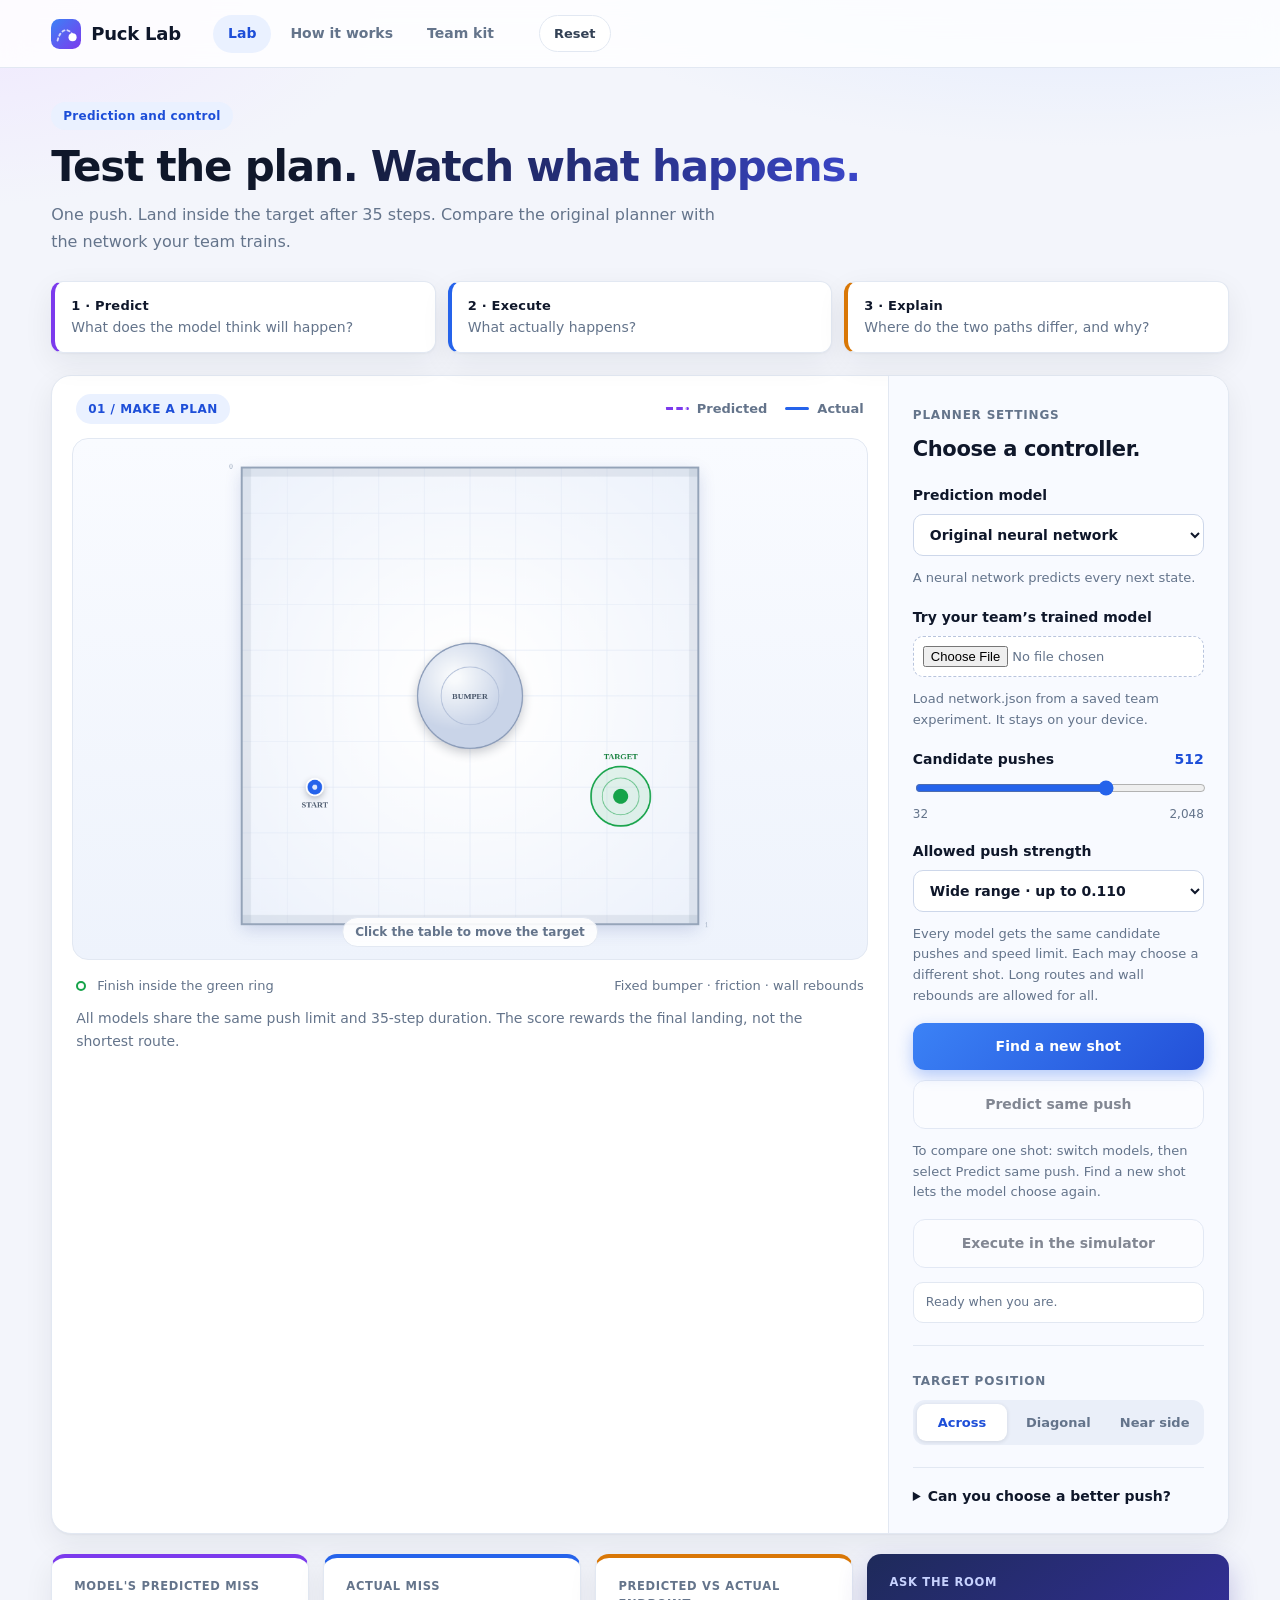
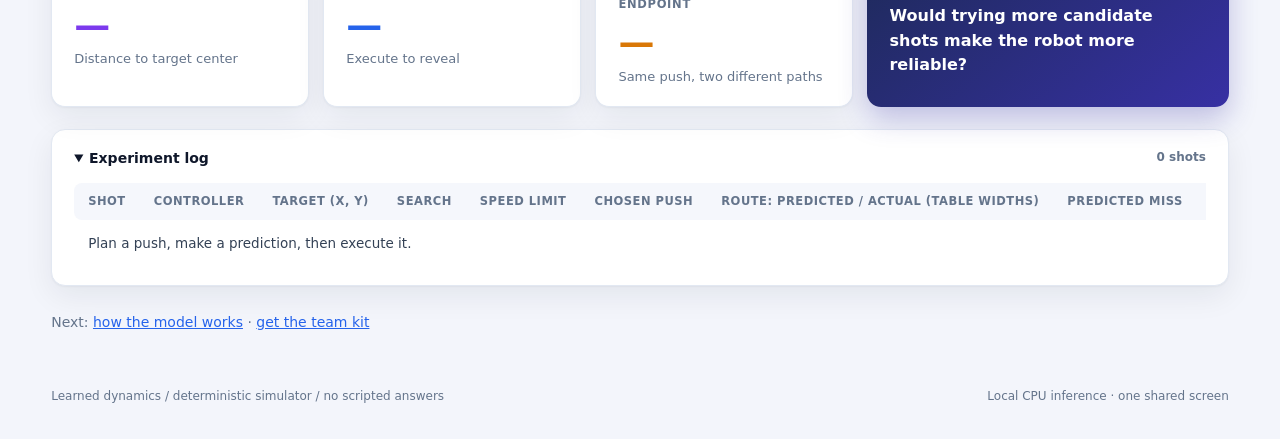
<file: app/index.html>
<!doctype html>
<html lang="en"><head><meta charset="utf-8"><meta name="viewport" content="width=device-width,initial-scale=1"><title>Puck Lab | Lab</title><link rel="stylesheet" href="style.css"><script src="mode.js"></script><link rel="icon" href="data:,"></head>
<body><header><a class="brand" href="index.html"><svg viewBox="0 0 32 32" aria-hidden="true"><defs><linearGradient id="pl-g" x1="0" y1="0" x2="1" y2="1"><stop offset="0" stop-color="#3b82f6"/><stop offset="1" stop-color="#7c3aed"/></linearGradient></defs><rect width="32" height="32" rx="9" fill="url(#pl-g)"/><path d="M7 23C10 10 19 9 23 17" fill="none" stroke="#fff" stroke-opacity=".75" stroke-width="2" stroke-dasharray="2.4 3.2" stroke-linecap="round"/><circle cx="23" cy="19.5" r="4.3" fill="#fff"/></svg><span>Puck Lab</span></a><nav class="tabs" aria-label="Sections"><a href="index.html" aria-current="page">Lab</a><a href="results.html" data-host-only>Results</a><a href="how-it-works.html">How it works</a><a href="team-kit.html">Team kit</a></nav><a class="host-chip" data-host-only href="index.html?host=0" title="Switch back to the student view">Host view · exit</a><button id="reset" class="text-button">Reset</button></header>
<main><div class="title-row"><div><p class="eyebrow">Prediction and control</p><h1>Test the plan. Watch what happens.</h1><p class="intro">One push. Land inside the target after 35 steps. <span data-host-only>Compare the original network, the known-geometry model and the new approach (geometry inferred from the data).</span><span data-student-only>Compare the original planner with the network your team trains.</span></p></div><span class="prototype">WORKING PROTOTYPE</span></div>
<ol class="asks"><li><b>1 · Predict</b><span>What does the model think will happen?</span></li><li><b>2 · Execute</b><span>What actually happens?</span></li><li><b>3 · Explain</b><span>Where do the two paths differ, and why?</span></li></ol>
<div id="error" class="error" role="alert" hidden></div><div id="loading" role="status">Loading the trained network…</div>
<div id="workspace" hidden><div class="lab-layout"><section class="table-panel"><div class="table-toolbar"><span id="stage">01 / MAKE A PLAN</span><div class="legend"><span><i class="dash"></i> Predicted</span><span><i class="solid"></i> Actual</span></div></div><div class="canvas-wrap"><canvas id="table" width="1000" height="820" aria-label="Puck table. Gray dashed path is the selected controller prediction. Blue path is simulator motion. Use target buttons and shot controls below for keyboard access."></canvas><div class="table-caption">Click the table to move the target</div></div><div class="table-bottom"><span><i class="target-dot"></i> Finish inside the green ring</span><span>Fixed bumper · friction · wall rebounds</span></div><p id="route-info" class="route-info" role="status">All models share the same push limit and 35-step duration. The score rewards the final landing, not the shortest route.</p></section>
<aside class="controls"><div class="control-section"><p class="eyebrow">Planner settings</p><h2>Choose a controller.</h2><label for="controller">Prediction model</label><select id="controller"><option value="neural">Original neural network</option><option value="improved-neural">Known-geometry model</option><option value="inferred-neural">New approach: geometry inferred from data</option><option id="team-option" value="team" disabled>Your team neural network</option><option value="calibrated">Calibrated physics reference</option></select><p class="hint" id="controller-note">A neural network predicts every next state.</p><label for="team-file">Try your team’s trained model</label><input id="team-file" type="file" accept=".json,application/json"><p class="hint" id="team-file-note">Load network.json from a saved team experiment. It stays on your device.</p><label for="budget">Candidate pushes <output id="budget-value">512</output></label><input id="budget" type="range" min="0" max="3" value="2" step="1"><div class="range-labels"><span>32</span><span>2,048</span></div><label for="speed-range">Allowed push strength</label><select id="speed-range"><option value=".11">Wide range · up to 0.110</option><option value=".04">Original training range · up to 0.040</option></select><p class="hint">Every model gets the same candidate pushes and speed limit. Each may choose a different shot. Long routes and wall rebounds are allowed for all.</p><button id="plan" class="primary" disabled>Find a new shot</button><button id="same-push" class="secondary" disabled>Predict same push</button><p class="hint">To compare one shot: switch models, then select Predict same push. Find a new shot lets the model choose again.</p><button id="execute" class="secondary" disabled>Execute in the simulator</button><div id="status" role="status" class="status">Ready when you are.</div></div>
<div class="control-section"><div class="section-label"><p class="eyebrow">Target position</p></div><div class="target-buttons"><button data-target=".83,.72" class="active">Across</button><button data-target=".82,.25">Diagonal</button><button data-target=".3,.24">Near side</button></div></div>
<details class="manual"><summary>Can you choose a better push?</summary><label for="angle">Direction <output id="angle-value">0°</output></label><input id="angle" type="range" min="-180" max="180" value="0"><label for="power">Push speed <output id="power-value">0.026</output></label><input id="power" type="range" min="8" max="110" value="26"><button id="manual" class="secondary">Predict my shot</button><p class="hint">0° is right. Positive angles point down. The selected controller predicts your shot.</p></details></aside></div>
<section class="readout" aria-label="Experiment results"><article><span class="metric-label">MODEL'S PREDICTED MISS</span><strong id="pred-error">—</strong><small id="pred-caption">Distance to target center</small></article><article><span class="metric-label">ACTUAL MISS</span><strong id="actual-error">—</strong><small id="actual-caption">Execute to reveal</small></article><article><span class="metric-label">PREDICTED VS ACTUAL ENDPOINT</span><strong id="gap">—</strong><small id="gap-caption">Same push, two different paths</small></article><article class="question-card"><span class="metric-label">ASK THE ROOM</span><p id="question">Would trying more candidate shots make the robot more reliable?</p></article></section>
<details class="history-section" open><summary>Experiment log <span id="history-count">0 shots</span></summary><div class="table-scroll"><table><thead><tr><th>Shot</th><th>Controller</th><th>Target (x, y)</th><th>Search</th><th>Speed limit</th><th>Chosen push</th><th>Route: predicted / actual (table widths)</th><th>Predicted miss</th><th>Actual miss</th><th>Result</th></tr></thead><tbody id="history"><tr><td colspan="10">Plan a push, make a prediction, then execute it.</td></tr></tbody></table></div></details>
<p class="more-links">Next: <a href="results.html" data-host-only>see the results across 96 unseen scenes · </a><a href="how-it-works.html">how the model works</a> · <a href="team-kit.html">get the team kit</a></p></div></main><footer><span>Learned dynamics / deterministic simulator / no scripted answers</span><span>Local CPU inference · one shared screen</span></footer><script type="module" src="app.mjs"></script></body></html>
</file>
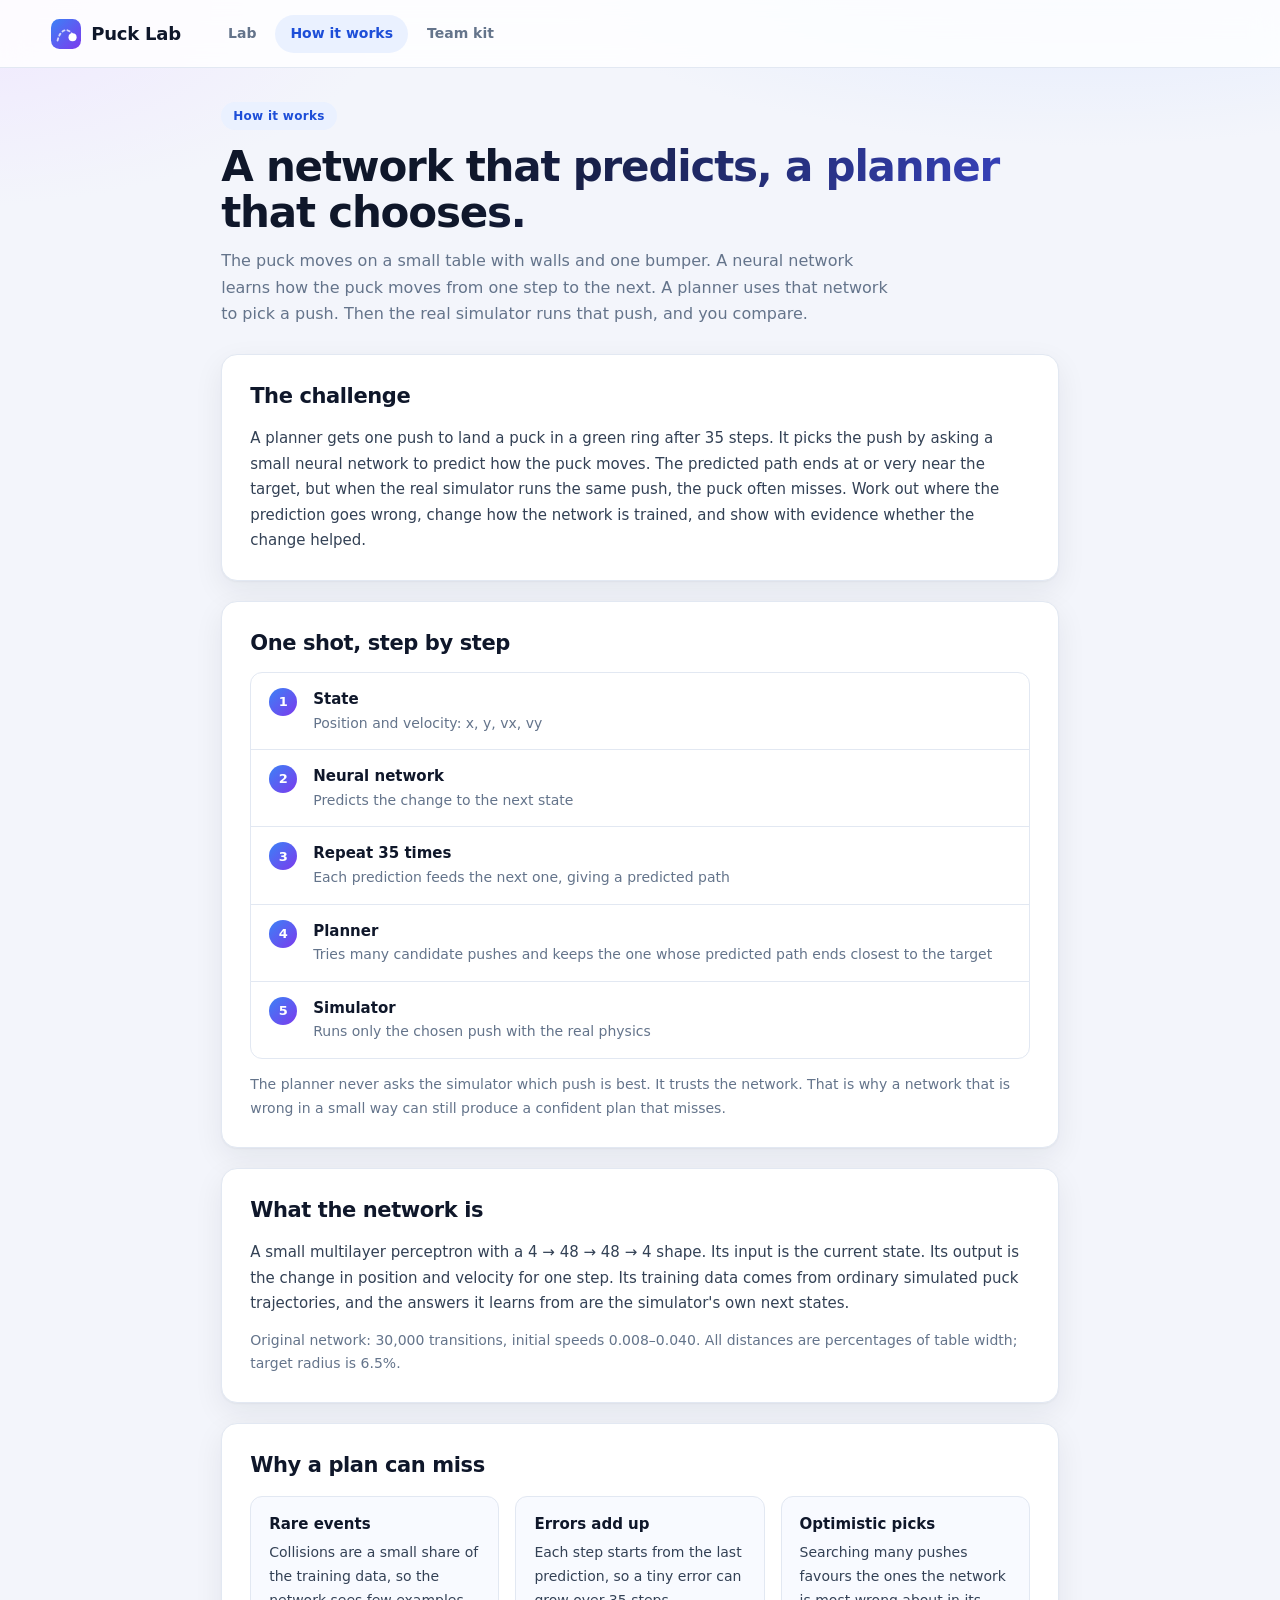
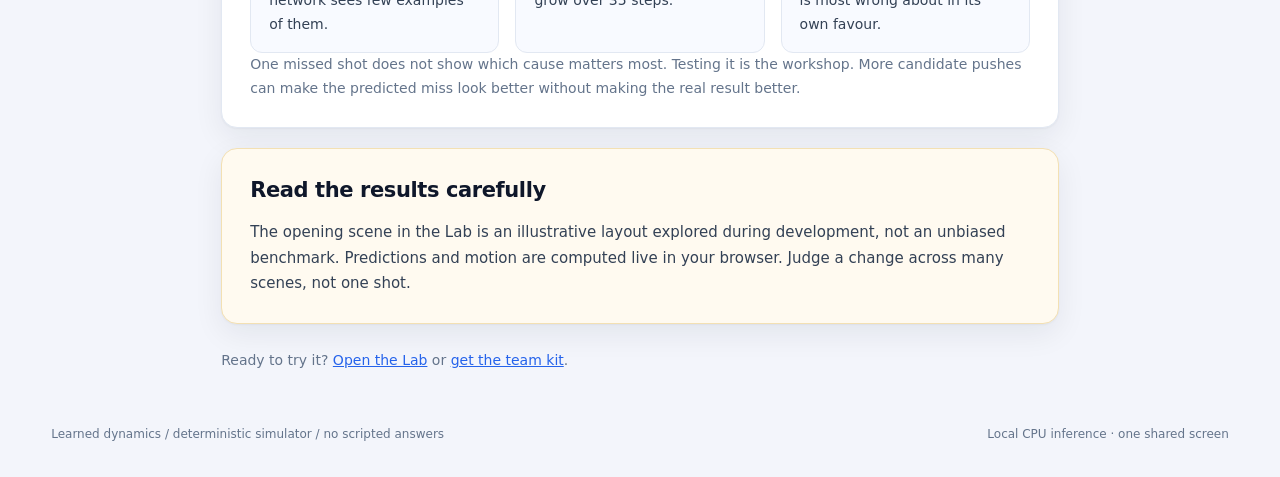
<file: app/how-it-works.html>
<!doctype html>
<html lang="en"><head><meta charset="utf-8"><meta name="viewport" content="width=device-width,initial-scale=1"><title>Puck Lab | How it works</title><link rel="stylesheet" href="style.css"><script src="mode.js"></script><link rel="icon" href="data:,"></head>
<body><header><a class="brand" href="index.html"><svg viewBox="0 0 32 32" aria-hidden="true"><defs><linearGradient id="pl-g" x1="0" y1="0" x2="1" y2="1"><stop offset="0" stop-color="#3b82f6"/><stop offset="1" stop-color="#7c3aed"/></linearGradient></defs><rect width="32" height="32" rx="9" fill="url(#pl-g)"/><path d="M7 23C10 10 19 9 23 17" fill="none" stroke="#fff" stroke-opacity=".75" stroke-width="2" stroke-dasharray="2.4 3.2" stroke-linecap="round"/><circle cx="23" cy="19.5" r="4.3" fill="#fff"/></svg><span>Puck Lab</span></a><nav class="tabs" aria-label="Sections"><a href="index.html">Lab</a><a href="results.html" data-host-only>Results</a><a href="how-it-works.html" aria-current="page">How it works</a><a href="team-kit.html">Team kit</a></nav><a class="host-chip" data-host-only href="index.html?host=0" title="Switch back to the student view">Host view · exit</a></header>
<main class="page">
<p class="eyebrow">How it works</p><h1>A network that predicts, a planner that chooses.</h1>
<p class="intro">The puck moves on a small table with walls and one bumper. A neural network learns how the puck moves from one step to the next. A planner uses that network to pick a push. Then the real simulator runs that push, and you compare.</p>
<div id="error" class="error" role="alert" hidden></div>

<section class="card"><h2>The challenge</h2><p>A planner gets one push to land a puck in a green ring after 35 steps. It picks the push by asking a small neural network to predict how the puck moves. The predicted path ends at or very near the target, but when the real simulator runs the same push, the puck often misses. Work out where the prediction goes wrong, change how the network is trained, and show with evidence whether the change helped.</p></section>

<section class="card"><h2>One shot, step by step</h2>
<ol class="flow">
<li><strong>State</strong><span>Position and velocity: x, y, vx, vy</span></li>
<li><strong>Neural network</strong><span>Predicts the change to the next state</span></li>
<li><strong>Repeat 35 times</strong><span>Each prediction feeds the next one, giving a predicted path</span></li>
<li><strong>Planner</strong><span>Tries many candidate pushes and keeps the one whose predicted path ends closest to the target</span></li>
<li><strong>Simulator</strong><span>Runs only the chosen push with the real physics</span></li>
</ol>
<p class="hint">The planner never asks the simulator which push is best. It trusts the network. That is why a network that is wrong in a small way can still produce a confident plan that misses.</p></section>

<section class="card"><h2>What the network is</h2>
<p>A small multilayer perceptron with a 4 → 48 → 48 → 4 shape. Its input is the current state. Its output is the change in position and velocity for one step. Its training data comes from ordinary simulated puck trajectories, and the answers it learns from are the simulator's own next states.</p>
<p id="training-details" class="hint">Loading training details…</p></section>

<section class="card" data-host-only><h2>Route 1: the known-geometry model</h2>
<p>The improved network expresses bumper collisions in normal and tangent coordinates, so a collision at any angle shares one learned response. Free motion and walls use learned affine layers. The bumper uses a small residual 3 → 32 → 32 → 4 network. Known geometry decides which branch runs and supplies the coordinate transforms.</p>
<p>Every response is learned from observations. No reflection formula, restitution coefficient or collision projection overrides the network's output, and neither neural planner queries the simulator to rank actions. The optional calibrated physics reference is a separate, non-neural comparison and is not the workshop solution.</p></section>

<section class="card" data-host-only><h2>Route 2: the new approach, geometry inferred from the data</h2>
<ol class="flow">
<li><strong>Learn the gliding law</strong><span>From the training data: the puck moves by its velocity and slows by a drag factor (about 0.985 per step).</span></li>
<li><strong>Find the collisions</strong><span>Any step the gliding law cannot explain is a collision. About 3% of the original steps.</span></li>
<li><strong>Work out the table</strong><span>Wall hits give the wall positions. Positions just after bumper hits lie on a circle; fit it to get the bumper's centre and radius.</span></li>
<li><strong>Send each step to the right piece</strong><span>Gliding, wall or bumper, using the found numbers, not hand-written ones.</span></li>
<li><strong>Learn each piece from data, then score once</strong><span>Straight-line fits for gliding and walls, a small network for the bumper in surface coordinates.</span></li>
</ol>
<p>Result on the 96 scenes: <strong>96 of 96</strong> with the larger dataset and <strong>94 of 96</strong> with only the original data. A plain network with no geometry help scored 2 to 6 of 96 on the same data.</p>
<p class="hint">Still assumed: straight reflecting walls, one round bumper, a drag law, and noiseless data. Several things differ from the original network at once, so this does not show which one mattered most.</p></section>

<section class="card" data-host-only><h2>Run and score both</h2>
<p>From the full <code>puck-lab</code> folder. Each scoring command takes about 20 seconds and prints the hits out of 96.</p>
<p><strong>Known-geometry model:</strong></p>
<pre>python host/score_submission.py host/local_neural_repair.py</pre>
<p><strong>New approach (larger dataset), about 35 seconds to train:</strong></p>
<pre>python host/geometry_from_data_pipeline.py scratch/geofree expanded
python host/score_submission.py scratch/geofree/repair_local_inferred.py</pre>
<p><strong>New approach, strict (original 30,000 transitions only):</strong></p>
<pre>python host/geometry_from_data_pipeline.py scratch/geofree-orig original
python host/score_submission.py scratch/geofree-orig/repair_local_inferred.py</pre>
<p class="hint">Score once, do not tune afterwards, and call the 96-scene set a public benchmark: it has been scored and shown before.</p></section>

<section class="card"><h2>Why a plan can miss</h2>
<div class="cols">
<div><h3>Rare events</h3><p>Collisions are a small share of the training data, so the network sees few examples of them.</p></div>
<div><h3>Errors add up</h3><p>Each step starts from the last prediction, so a tiny error can grow over 35 steps.</p></div>
<div><h3>Optimistic picks</h3><p>Searching many pushes favours the ones the network is most wrong about in its own favour.</p></div>
</div>
<p class="hint">One missed shot does not show which cause matters most. Testing it is the workshop. More candidate pushes can make the predicted miss look better without making the real result better.</p></section>

<section class="card caution"><h2>Read the results carefully</h2>
<p>The opening scene in the Lab is an illustrative layout explored during development, not an unbiased benchmark. Predictions and motion are computed live in your browser. Judge a change across many scenes, not one shot.</p></section>

<p class="more-links">Ready to try it? <a href="index.html">Open the Lab</a> or <a href="team-kit.html">get the team kit</a>.</p>
</main><footer><span>Learned dynamics / deterministic simulator / no scripted answers</span><span>Local CPU inference · one shared screen</span></footer><script type="module" src="info.mjs"></script></body></html>
</file>
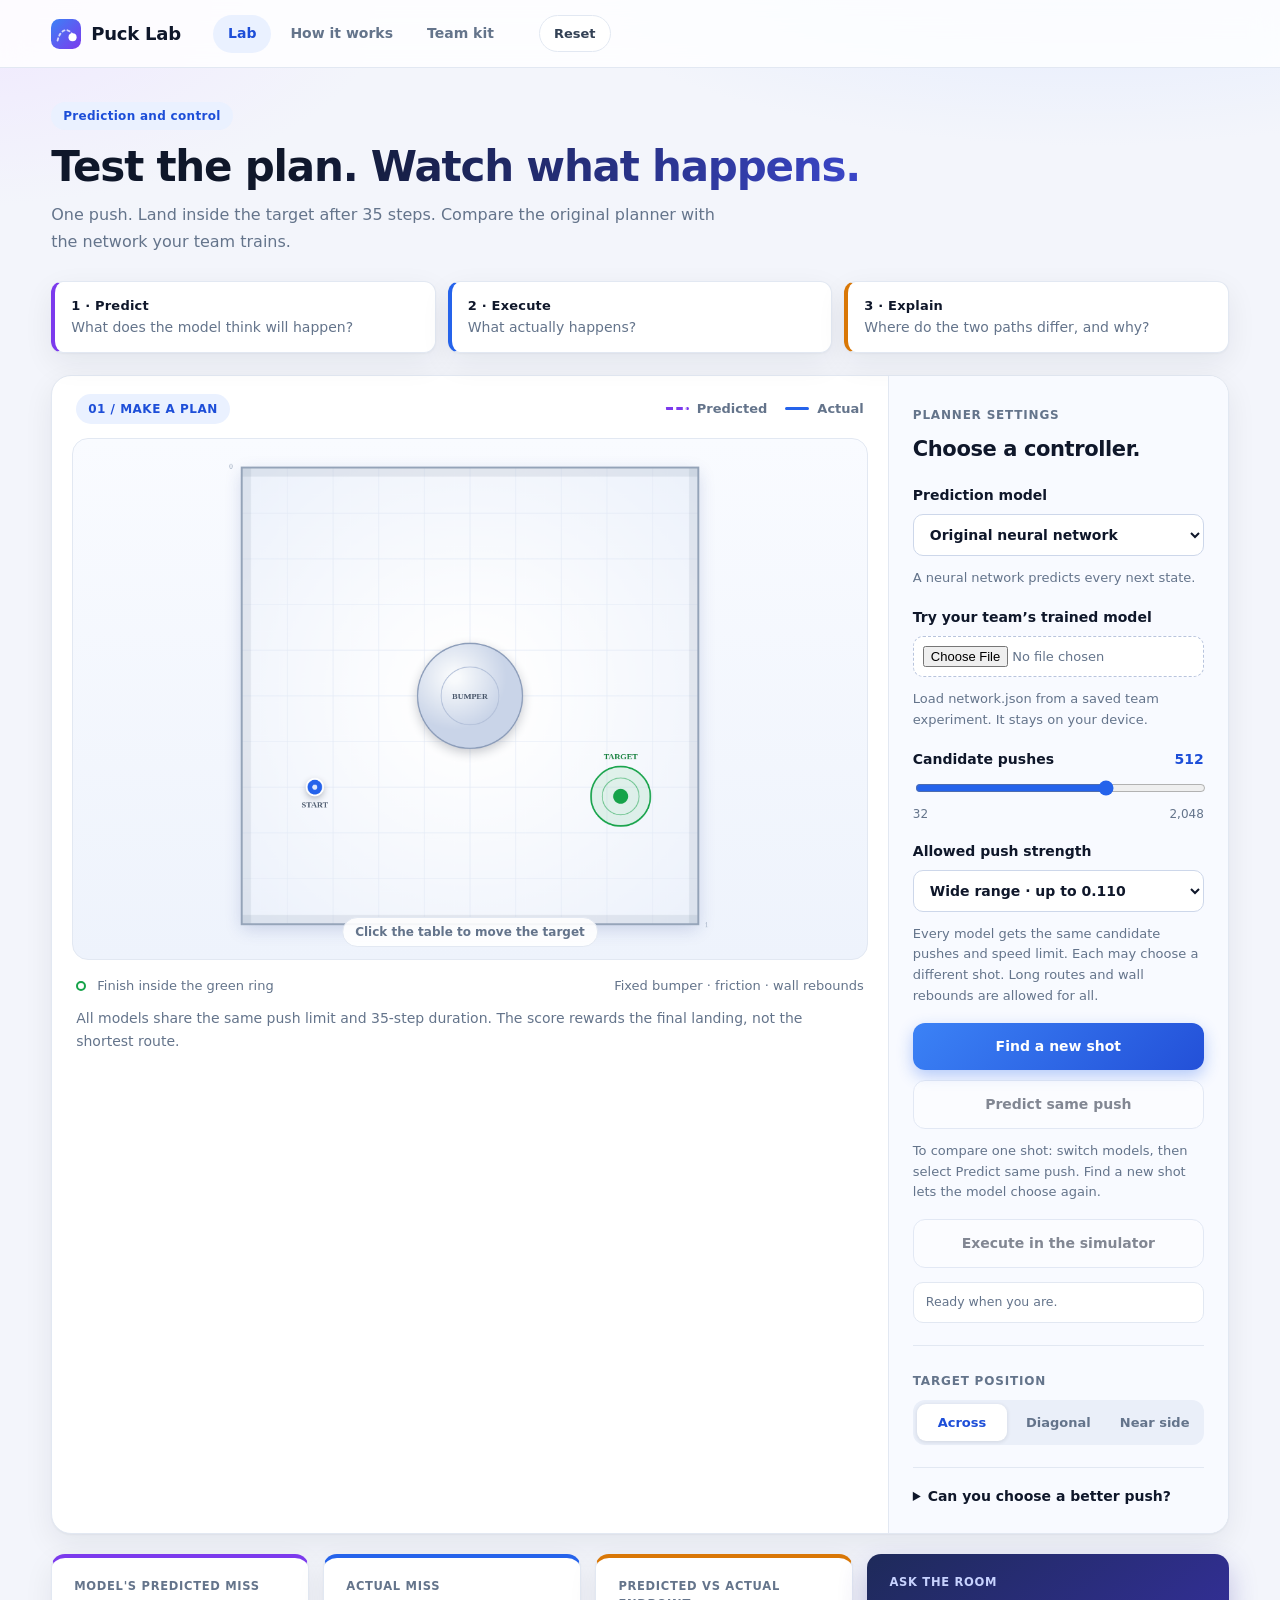
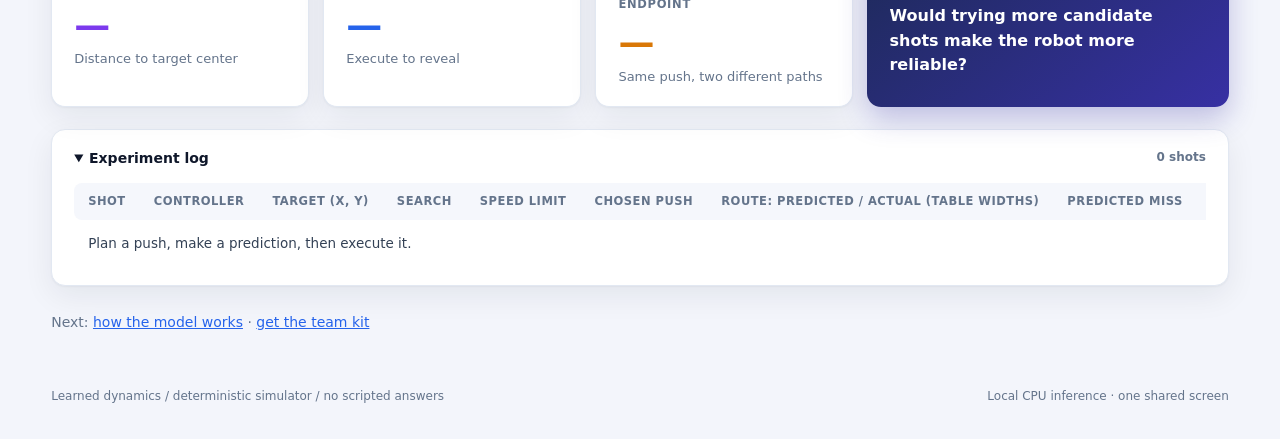
<file: app/results.html>
<!doctype html>
<html lang="en" data-host-page><head><meta charset="utf-8"><meta name="viewport" content="width=device-width,initial-scale=1"><title>Puck Lab | Results</title><link rel="stylesheet" href="style.css"><script src="mode.js"></script><link rel="icon" href="data:,"></head>
<body><header><a class="brand" href="index.html"><svg viewBox="0 0 32 32" aria-hidden="true"><defs><linearGradient id="pl-g" x1="0" y1="0" x2="1" y2="1"><stop offset="0" stop-color="#3b82f6"/><stop offset="1" stop-color="#7c3aed"/></linearGradient></defs><rect width="32" height="32" rx="9" fill="url(#pl-g)"/><path d="M7 23C10 10 19 9 23 17" fill="none" stroke="#fff" stroke-opacity=".75" stroke-width="2" stroke-dasharray="2.4 3.2" stroke-linecap="round"/><circle cx="23" cy="19.5" r="4.3" fill="#fff"/></svg><span>Puck Lab</span></a><nav class="tabs" aria-label="Sections"><a href="index.html">Lab</a><a href="results.html" data-host-only aria-current="page">Results</a><a href="how-it-works.html">How it works</a><a href="team-kit.html">Team kit</a></nav><a class="host-chip" data-host-only href="index.html?host=0" title="Switch back to the student view">Host view · exit</a></header>
<main class="page">
<p class="eyebrow">Results</p><h1>What changed across unseen scenes?</h1>
<p class="intro">Five neural models were tested on the same set of 96 scenes, with the planner unchanged. The first three were frozen before this test. The two new-approach rows were trained once and scored once, with no tuning on these scenes. This set has been scored and shown before, so treat it as a public benchmark, not a fresh holdout.</p>
<div id="error" class="error" role="alert" hidden></div>
<section class="card"><div class="table-scroll"><table><thead><tr><th>Controller</th><th>Targets reached</th><th></th><th>Mean miss</th><th>New failures vs original</th></tr></thead><tbody id="benchmark-results"><tr><td colspan="5">Loading the fixed comparison…</td></tr></tbody></table></div>
<p class="hint">96 scenes, 2,048 identical candidate pushes per scene, 35 steps. A target counts as reached when the puck finishes inside the 6.5% ring. Mean miss is the average distance from the target centre, as a share of table width.</p></section>


<section class="card"><h2>Two routes to the same score</h2>
<div class="cols">
<div><h3>Known geometry</h3><p><strong>Given:</strong> where the walls and the bumper are, written into the model.</p><p><strong>Learned:</strong> how the puck glides, bounces off a wall and bounces off the bumper, with separate pieces and collisions in surface coordinates.</p><p><strong>Score:</strong> 96 of 96 on the 96 scenes.</p></div>
<div><h3>New approach: inferred geometry</h3><p><strong>Given:</strong> nothing about the table's numbers.</p><p><strong>Found from the training data:</strong> the drag, the wall positions and the bumper's centre and radius. The same kind of model is then built on those found numbers.</p><p><strong>Score:</strong> 96 of 96 with the larger dataset, 94 of 96 with only the original 30,000 transitions.</p></div>
</div>
<p class="hint">What both still assume is the <em>form</em> of the table: straight reflecting walls and one round bumper. The new approach removes the hand-written numbers, not that assumption. The new approach is scored by script and is also selectable in the Lab in host view.</p></section>

<section class="card"><h2>What the new approach found</h2>
<div class="table-scroll"><table><thead><tr><th>Quantity</th><th>Found from the data</th><th>True value</th></tr></thead><tbody id="geometry-rows"><tr><td colspan="3">Loading…</td></tr></tbody></table></div>
<p class="hint">Found from the original 30,000 transitions only: steps the gliding law cannot explain are collisions, wall hits give the wall positions, and the post-bumper positions lie on a circle that is then fitted.</p></section>

<section class="card"><h2>How to read this</h2>
<ul class="plain"><li><strong>Same planner, different models.</strong> The only thing that changed between rows is the network that predicts the next state. So the gains come from better predictions, not from a smarter search.</li>
<li><strong>The newest model reaches all 96 targets.</strong> It uses the same training observations as the previous improved model but stores collision responses relative to the surface, so a collision at any angle shares one learned response.</li>
<li><strong>“New failures vs original” is 0.</strong> Nothing the original network hit was lost by the later models.</li></ul></section>

<section class="card caution"><h2>What this does not show</h2>
<ul class="plain"><li>One trained model per row, one training seed. It says nothing about how much results vary between training runs.</li>
<li>One deterministic simulator with fixed geometry, friction and one bumper. It does not cover noise, other geometry or a real robot.</li>
<li>Several things changed together in the newest model (coordinates, layer structure, seed, optimiser settings), so this table cannot say which one mattered most.</li>
<li>Known geometry is a supplied prior. It routes states and transforms coordinates; the collision responses themselves are learned.</li></ul></section>

<p class="more-links">Try it yourself in the <a href="index.html">Lab</a>, or read <a href="how-it-works.html">how the model works</a>.</p>
</main><footer><span>Learned dynamics / deterministic simulator / no scripted answers</span><span>Local CPU inference · one shared screen</span></footer><script type="module" src="info.mjs"></script></body></html>
</file>
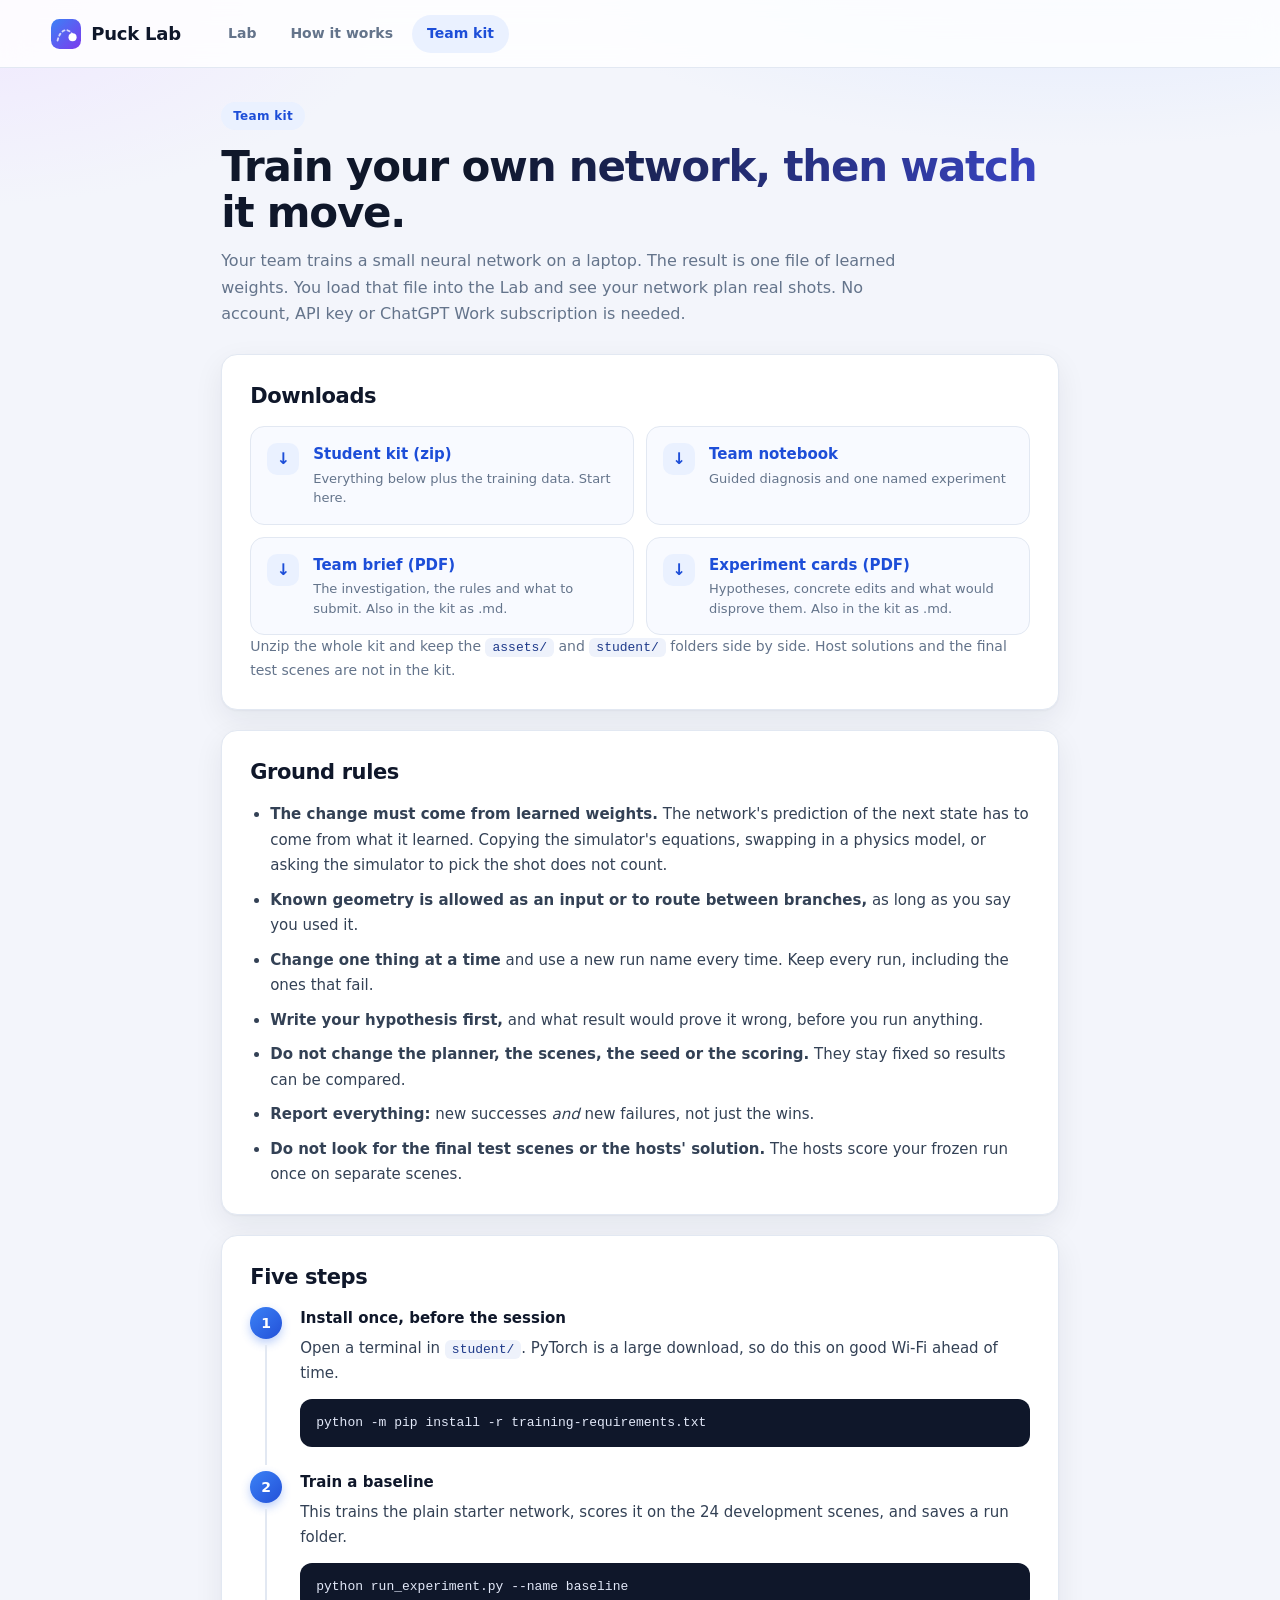
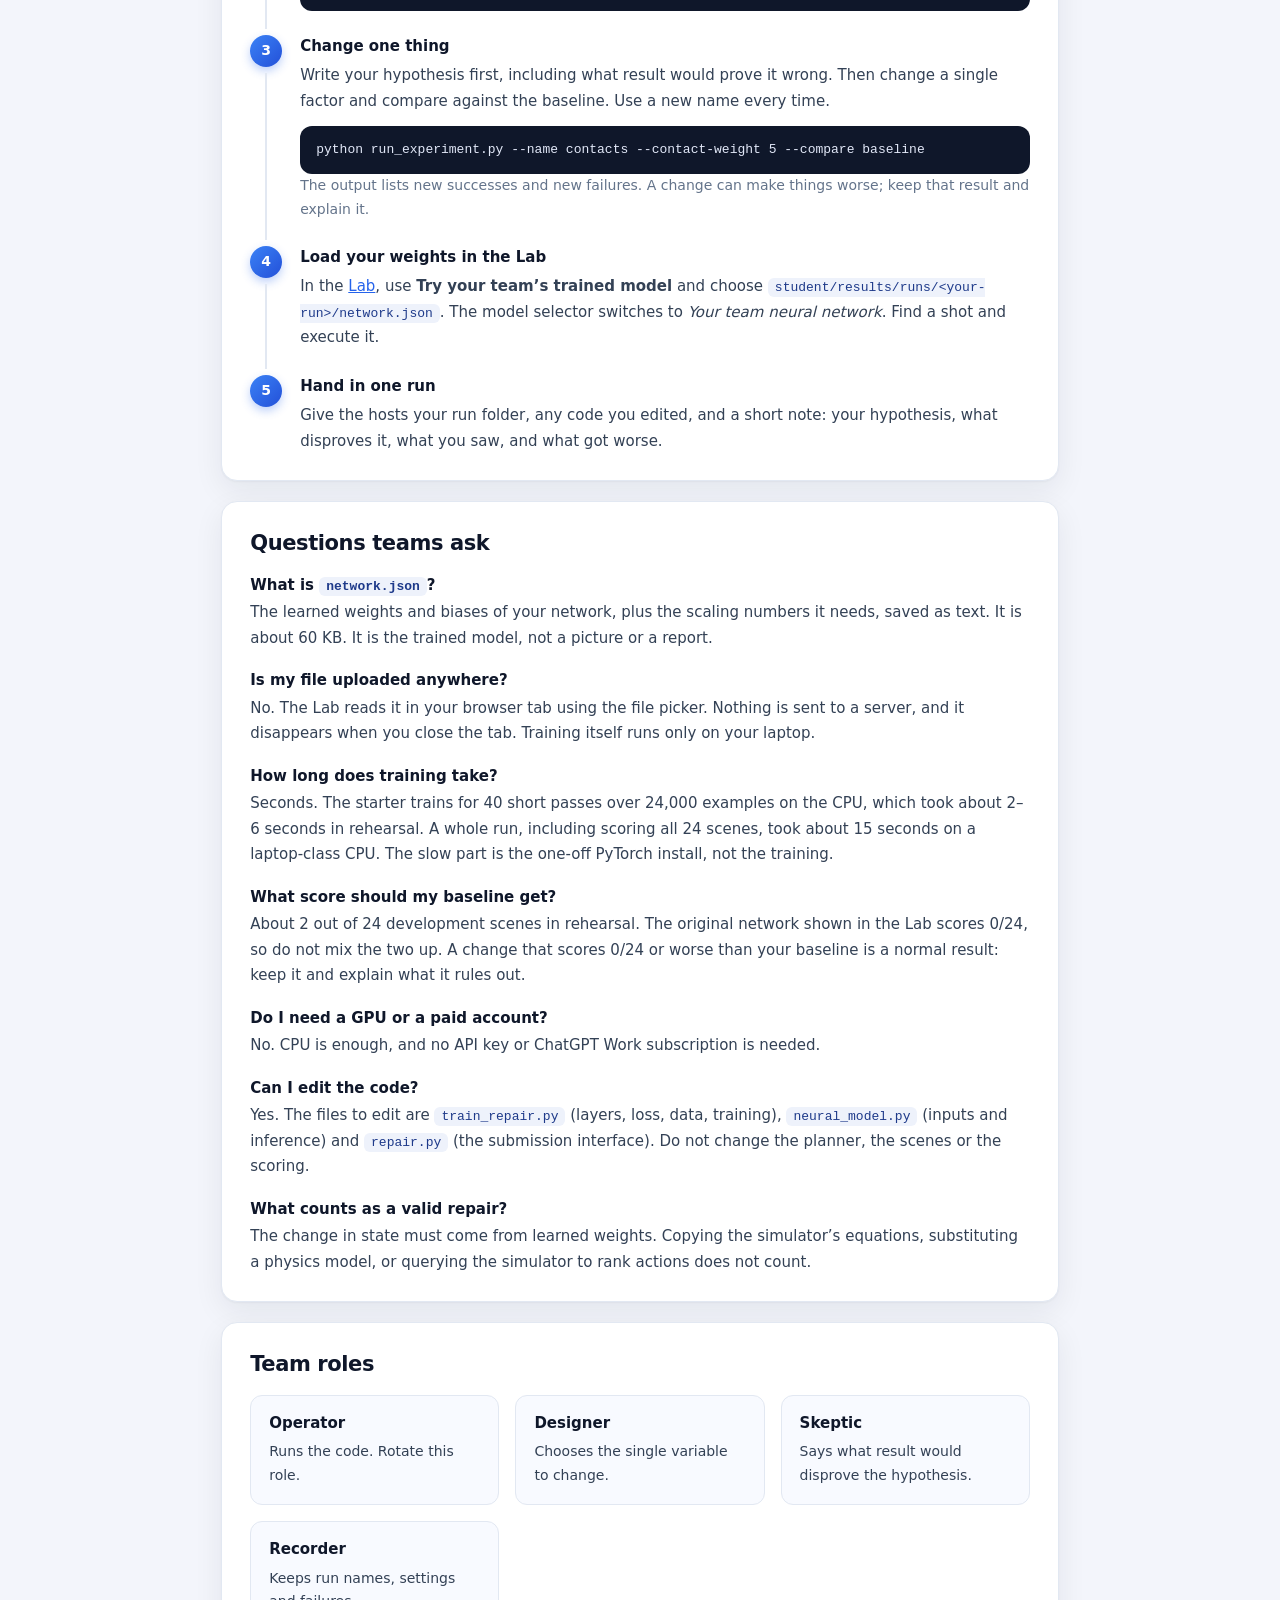
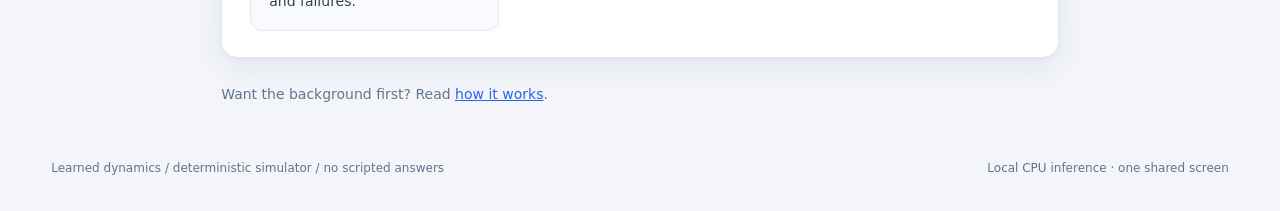
<file: app/team-kit.html>
<!doctype html>
<html lang="en"><head><meta charset="utf-8"><meta name="viewport" content="width=device-width,initial-scale=1"><title>Puck Lab | Team kit</title><link rel="stylesheet" href="style.css"><script src="mode.js"></script><link rel="icon" href="data:,"></head>
<body><header><a class="brand" href="index.html"><svg viewBox="0 0 32 32" aria-hidden="true"><defs><linearGradient id="pl-g" x1="0" y1="0" x2="1" y2="1"><stop offset="0" stop-color="#3b82f6"/><stop offset="1" stop-color="#7c3aed"/></linearGradient></defs><rect width="32" height="32" rx="9" fill="url(#pl-g)"/><path d="M7 23C10 10 19 9 23 17" fill="none" stroke="#fff" stroke-opacity=".75" stroke-width="2" stroke-dasharray="2.4 3.2" stroke-linecap="round"/><circle cx="23" cy="19.5" r="4.3" fill="#fff"/></svg><span>Puck Lab</span></a><nav class="tabs" aria-label="Sections"><a href="index.html">Lab</a><a href="results.html" data-host-only>Results</a><a href="how-it-works.html">How it works</a><a href="team-kit.html" aria-current="page">Team kit</a></nav><a class="host-chip" data-host-only href="index.html?host=0" title="Switch back to the student view">Host view · exit</a></header>
<main class="page">
<p class="eyebrow">Team kit</p><h1>Train your own network, then watch it move.</h1>
<p class="intro">Your team trains a small neural network on a laptop. The result is one file of learned weights. You load that file into the Lab and see your network plan real shots. No account, API key or ChatGPT Work subscription is needed.</p>

<section class="card"><h2>Downloads</h2>
<div class="downloads">
<a class="download" href="../packages/student-kit.zip" download><strong>Student kit (zip)</strong><span>Everything below plus the training data. Start here.</span></a>
<a class="download" href="../student/team-notebook.ipynb" download><strong>Team notebook</strong><span>Guided diagnosis and one named experiment</span></a>
<a class="download" href="../student/TEAM_BRIEF.pdf" target="_blank" rel="noopener"><strong>Team brief (PDF)</strong><span>The investigation, the rules and what to submit. Also in the kit as .md.</span></a>
<a class="download" href="../student/EXPERIMENTS.pdf" target="_blank" rel="noopener"><strong>Experiment cards (PDF)</strong><span>Hypotheses, concrete edits and what would disprove them. Also in the kit as .md.</span></a>
</div>
<p class="hint">Unzip the whole kit and keep the <code>assets/</code> and <code>student/</code> folders side by side. Host solutions and the final test scenes are not in the kit.</p></section>

<section class="card"><h2>Ground rules</h2>
<ul class="plain">
<li><strong>The change must come from learned weights.</strong> The network's prediction of the next state has to come from what it learned. Copying the simulator's equations, swapping in a physics model, or asking the simulator to pick the shot does not count.</li>
<li><strong>Known geometry is allowed as an input or to route between branches,</strong> as long as you say you used it.</li>
<li><strong>Change one thing at a time</strong> and use a new run name every time. Keep every run, including the ones that fail.</li>
<li><strong>Write your hypothesis first,</strong> and what result would prove it wrong, before you run anything.</li>
<li><strong>Do not change the planner, the scenes, the seed or the scoring.</strong> They stay fixed so results can be compared.</li>
<li><strong>Report everything:</strong> new successes <em>and</em> new failures, not just the wins.</li>
<li><strong>Do not look for the final test scenes or the hosts' solution.</strong> The hosts score your frozen run once on separate scenes.</li>
</ul></section>

<section class="card"><h2>Five steps</h2>
<ol class="steps">
<li><h3>Install once, before the session</h3><p>Open a terminal in <code>student/</code>. PyTorch is a large download, so do this on good Wi-Fi ahead of time.</p><pre>python -m pip install -r training-requirements.txt</pre></li>
<li><h3>Train a baseline</h3><p>This trains the plain starter network, scores it on the 24 development scenes, and saves a run folder.</p><pre>python run_experiment.py --name baseline</pre></li>
<li><h3>Change one thing</h3><p>Write your hypothesis first, including what result would prove it wrong. Then change a single factor and compare against the baseline. Use a new name every time.</p><pre>python run_experiment.py --name contacts --contact-weight 5 --compare baseline</pre><p class="hint">The output lists new successes and new failures. A change can make things worse; keep that result and explain it.</p></li>
<li><h3>Load your weights in the Lab</h3><p>In the <a href="index.html">Lab</a>, use <strong>Try your team’s trained model</strong> and choose <code>student/results/runs/&lt;your-run&gt;/network.json</code>. The model selector switches to <em>Your team neural network</em>. Find a shot and execute it.</p></li>
<li><h3>Hand in one run</h3><p>Give the hosts your run folder, any code you edited, and a short note: your hypothesis, what disproves it, what you saw, and what got worse.</p></li>
</ol></section>

<section class="card"><h2>Questions teams ask</h2>
<dl class="faq">
<dt>What is <code>network.json</code>?</dt><dd>The learned weights and biases of your network, plus the scaling numbers it needs, saved as text. It is about 60 KB. It is the trained model, not a picture or a report.</dd>
<dt>Is my file uploaded anywhere?</dt><dd>No. The Lab reads it in your browser tab using the file picker. Nothing is sent to a server, and it disappears when you close the tab. Training itself runs only on your laptop.</dd>
<dt>How long does training take?</dt><dd>Seconds. The starter trains for 40 short passes over 24,000 examples on the CPU, which took about 2–6 seconds in rehearsal. A whole run, including scoring all 24 scenes, took about 15 seconds on a laptop-class CPU. The slow part is the one-off PyTorch install, not the training.</dd>
<dt>What score should my baseline get?</dt><dd>About 2 out of 24 development scenes in rehearsal. The original network shown in the Lab scores 0/24, so do not mix the two up. A change that scores 0/24 or worse than your baseline is a normal result: keep it and explain what it rules out.</dd>
<dt>Do I need a GPU or a paid account?</dt><dd>No. CPU is enough, and no API key or ChatGPT Work subscription is needed.</dd>
<dt>Can I edit the code?</dt><dd>Yes. The files to edit are <code>train_repair.py</code> (layers, loss, data, training), <code>neural_model.py</code> (inputs and inference) and <code>repair.py</code> (the submission interface). Do not change the planner, the scenes or the scoring.</dd>
<dt>What counts as a valid repair?</dt><dd>The change in state must come from learned weights. Copying the simulator’s equations, substituting a physics model, or querying the simulator to rank actions does not count.</dd>
</dl></section>

<section class="card"><h2>Team roles</h2>
<div class="cols">
<div><h3>Operator</h3><p>Runs the code. Rotate this role.</p></div>
<div><h3>Designer</h3><p>Chooses the single variable to change.</p></div>
<div><h3>Skeptic</h3><p>Says what result would disprove the hypothesis.</p></div>
<div><h3>Recorder</h3><p>Keeps run names, settings and failures.</p></div>
</div></section>

<p class="more-links">Want the background first? Read <a href="how-it-works.html">how it works</a><span data-host-only> or see the <a href="results.html">results</a></span>.</p>
</main><footer><span>Learned dynamics / deterministic simulator / no scripted answers</span><span>Local CPU inference · one shared screen</span></footer></body></html>
</file>
<file: app/style.css>
/* Puck Lab: shared styles for the host and student views */
:root{
  color-scheme:light;
  --bg:#f3f5fb;--surface:#fff;--soft:#f8faff;--ink:#0f172a;--text:#334155;--muted:#64748b;--line:#e2e8f2;
  --accent:#2563eb;--accent-strong:#1d4ed8;--accent-soft:#eaf1ff;
  --pred:#7c3aed;--pred-soft:#f1eaff;--amber:#d97706;--amber-soft:#fff4dc;
  --green:#16a34a;--green-soft:#e8f7ee;--red:#dc2626;--red-soft:#fdecec;
  --radius:16px;--shadow:0 1px 2px rgba(15,23,42,.04),0 10px 30px rgba(15,23,42,.07);
  --font:Inter,"Segoe UI Variable Text","Segoe UI",system-ui,-apple-system,Roboto,Arial,sans-serif;
}
*{box-sizing:border-box}
html{scroll-behavior:smooth}
body{margin:0;min-height:100vh;color:var(--text);font-family:var(--font);font-size:16px;line-height:1.5;
  background:radial-gradient(900px 380px at 85% -120px,#dbe6ff 0,transparent 70%),radial-gradient(700px 320px at -5% 0,#efe7ff 0,transparent 65%),var(--bg);background-repeat:no-repeat}
button,input,select{font:inherit}button,select{cursor:pointer}
button:disabled{cursor:wait;opacity:.5}
a{color:var(--accent)}
:focus-visible{outline:3px solid #a5b4fc;outline-offset:3px;border-radius:6px}
[hidden]{display:none!important}
html:not([data-mode=host]) [data-host-only]{display:none!important}
html[data-mode=host] [data-student-only]{display:none!important}

/* Header and tabs */
header{position:sticky;top:0;z-index:10;display:flex;align-items:center;gap:22px;height:68px;padding:0 4vw;
  background:rgba(255,255,255,.82);backdrop-filter:saturate(1.6) blur(14px);-webkit-backdrop-filter:saturate(1.6) blur(14px);border-bottom:1px solid var(--line)}
.brand{display:flex;align-items:center;gap:10px;color:var(--ink);text-decoration:none;font-weight:750;font-size:18px;letter-spacing:-.2px}
.brand svg{width:30px;height:30px;flex:none}
.tabs{display:flex;gap:4px;margin-left:10px}
.tabs a{display:flex;align-items:center;height:38px;padding:0 15px;border-radius:999px;color:var(--muted);text-decoration:none;font-size:14px;font-weight:600;transition:background .15s,color .15s}
.tabs a:hover{background:#eef2fb;color:var(--ink)}
.tabs a[aria-current=page]{background:var(--accent-soft);color:var(--accent-strong)}
.text-button{margin-left:auto;border:1px solid var(--line);background:#fff;color:var(--text);padding:8px 14px;border-radius:999px;font-size:13px;font-weight:600;transition:background .15s}
.text-button:hover:not(:disabled){background:#f1f5fb}
.host-chip{margin-left:auto;font-size:12px;font-weight:700;color:#8a4b00;background:var(--amber-soft);border:1px solid #f3d38b;border-radius:999px;padding:6px 12px;text-decoration:none;white-space:nowrap}
.host-chip+.text-button{margin-left:8px}
.host-chip:hover{background:#ffedc2}

/* Page frame */
main{max-width:1320px;margin:auto;padding:34px 4vw 24px}
.page{max-width:940px}
.eyebrow{display:inline-block;margin:0 0 14px;padding:5px 12px;border-radius:999px;background:var(--accent-soft);color:var(--accent-strong);font-size:12px;font-weight:700;letter-spacing:.3px}
h1{margin:0 0 12px;color:var(--ink);font-size:clamp(28px,3.6vw,42px);line-height:1.1;font-weight:780;letter-spacing:-1.2px}
h1{background:linear-gradient(100deg,#0f172a 30%,#3b46c9);-webkit-background-clip:text;background-clip:text;color:transparent}
.intro{margin:0;max-width:680px;color:var(--muted);font-size:16px;line-height:1.65}
.page .intro{margin-bottom:26px}
.title-row{display:flex;justify-content:space-between;align-items:flex-end;gap:20px;margin-bottom:26px}
.prototype{display:none}
h2{margin:0 0 16px;color:var(--ink);font-size:21px;font-weight:700;letter-spacing:-.4px}
.error{margin-bottom:18px;padding:14px 18px;background:var(--red-soft);border:1px solid #f4b4b4;border-radius:12px;color:#8f1d1d}
#loading{padding:60px 0;text-align:center;color:var(--accent);font-weight:600}

/* Lab */
.lab-layout{display:grid;grid-template-columns:minmax(0,1fr) 340px;background:var(--surface);border:1px solid var(--line);border-radius:20px;box-shadow:var(--shadow);overflow:hidden}
.table-panel{min-width:0;padding-bottom:6px}
.table-toolbar{display:flex;align-items:center;justify-content:space-between;gap:16px;padding:18px 24px 14px}
#stage{display:inline-flex;align-items:center;padding:6px 12px;border-radius:999px;background:var(--accent-soft);color:var(--accent-strong);font-size:12px;font-weight:750;letter-spacing:.5px;text-transform:uppercase}
.legend{display:flex;gap:18px;color:var(--muted);font-size:13px;font-weight:550}
.legend span{display:flex;align-items:center;gap:8px}
.legend i{display:block;width:24px;height:0;border-top:3px solid var(--accent);border-radius:2px}
.legend .dash{border-top:3px dashed var(--pred)}
.canvas-wrap{position:relative;margin:0 20px;border:1px solid var(--line);border-radius:16px;overflow:hidden;background:linear-gradient(180deg,#f9fbff,#eef3fc)}
canvas{display:block;width:100%;height:auto;max-height:520px;object-fit:contain;cursor:crosshair;touch-action:manipulation}
.table-caption{position:absolute;left:50%;bottom:12px;transform:translateX(-50%);padding:5px 12px;border-radius:999px;background:rgba(255,255,255,.9);border:1px solid var(--line);color:var(--muted);font-size:12px;font-weight:550;white-space:nowrap;pointer-events:none}
.table-bottom{display:flex;justify-content:space-between;gap:15px;padding:16px 24px 6px;color:var(--muted);font-size:13px}
.target-dot{display:inline-block;width:10px;height:10px;margin-right:7px;border:2px solid var(--green);border-radius:50%;vertical-align:-1px}
.route-info{margin:0;padding:6px 24px 18px;color:var(--muted);font-size:14px;line-height:1.6}
.controls{padding:26px 24px;border-left:1px solid var(--line);background:var(--soft)}
.control-section+.control-section{margin-top:22px;padding-top:22px;border-top:1px solid var(--line)}
.controls h2{margin-bottom:20px}
.controls .eyebrow{margin-bottom:10px;padding:0;background:none;color:var(--muted);font-size:12px;letter-spacing:.8px;text-transform:uppercase}
label{display:flex;justify-content:space-between;gap:10px;margin:18px 0 8px;color:var(--ink);font-size:14px;font-weight:600}
output{color:var(--accent-strong);font-weight:700;font-variant-numeric:tabular-nums}
input[type=range]{width:100%;accent-color:var(--accent);cursor:pointer}
input[type=file]{width:100%;padding:9px;border:1px dashed #b8c4dd;border-radius:10px;background:#fff;color:var(--muted);font-size:13px}
.range-labels{display:flex;justify-content:space-between;margin:2px 0 6px;color:var(--muted);font-size:12px}
select{width:100%;padding:11px 12px;border:1px solid #cdd7ea;border-radius:10px;background:#fff;color:var(--ink);font-size:14px;font-weight:550}
select:hover{border-color:#a9b8d8}
.hint{margin:12px 0 16px;color:var(--muted);font-size:13px;line-height:1.6}
.primary,.secondary{display:block;width:100%;padding:13px 12px;border-radius:12px;font-size:14px;font-weight:700;transition:transform .12s,box-shadow .15s,background .15s}
.primary{border:0;color:#fff;background:linear-gradient(135deg,#3b82f6,#2350d8);box-shadow:0 6px 16px rgba(37,99,235,.32)}
.primary:hover:not(:disabled){transform:translateY(-1px);box-shadow:0 10px 22px rgba(37,99,235,.38)}
.secondary{margin-top:10px;border:1px solid #cdd7ea;background:#fff;color:var(--ink)}
.secondary:hover:not(:disabled){background:#f3f6fd;border-color:#b3c1e0}
.status{min-height:36px;margin-top:14px;padding:10px 12px;border-radius:10px;background:#fff;border:1px solid var(--line);color:var(--muted);font-size:12.5px;line-height:1.5}
.target-buttons{display:flex;gap:6px;padding:4px;border-radius:12px;background:#eaeff9}
.target-buttons button{flex:1;padding:9px 6px;border:0;border-radius:9px;background:transparent;color:var(--muted);font-size:13px;font-weight:650;transition:background .15s,color .15s}
.target-buttons button:hover:not(:disabled){color:var(--ink)}
.target-buttons button.active{background:#fff;color:var(--accent-strong);box-shadow:0 1px 4px rgba(15,23,42,.12)}
.manual{margin-top:22px;padding-top:18px;border-top:1px solid var(--line)}
summary{cursor:pointer;color:var(--ink);font-size:14px;font-weight:650;line-height:1.5}

/* Readout cards */
.readout{display:grid;grid-template-columns:repeat(3,1fr) 1.4fr;gap:14px;margin-top:20px}
.readout article{padding:20px 22px;background:var(--surface);border:1px solid var(--line);border-top:4px solid var(--line);border-radius:14px;box-shadow:var(--shadow)}
.readout article:nth-child(1){border-top-color:var(--pred)}
.readout article:nth-child(2){border-top-color:var(--accent)}
.readout article:nth-child(3){border-top-color:var(--amber)}
.metric-label{display:block;color:var(--muted);font-size:11.5px;font-weight:700;letter-spacing:.7px;text-transform:uppercase}
.readout strong{display:block;margin:10px 0 4px;color:var(--ink);font-size:36px;line-height:1.1;font-weight:720;letter-spacing:-1.2px;font-variant-numeric:tabular-nums}
.readout article:nth-child(1) strong{color:var(--pred)}
.readout article:nth-child(2) strong{color:var(--accent)}
.readout article:nth-child(3) strong{color:var(--amber)}
.readout small{display:block;color:var(--muted);font-size:13px;line-height:1.5}
.readout .question-card{border:0;background:linear-gradient(140deg,#1e2a5a,#3730a3);box-shadow:0 12px 28px rgba(55,48,163,.28)}
.question-card .metric-label{color:#c7d2fe}
.question-card p{margin:12px 0 0;color:#fff;font-size:16px;font-weight:550;line-height:1.55}

/* Experiment log */
.history-section{margin-top:22px;padding:18px 22px;background:var(--surface);border:1px solid var(--line);border-radius:14px;box-shadow:var(--shadow)}
.history-section summary span{float:right;color:var(--muted);font-size:12px;font-weight:600}
.table-scroll{overflow-x:auto}
table{width:100%;margin-top:14px;border-collapse:collapse;text-align:left;font-size:13.5px}
th{padding:10px 14px;background:#f5f7fc;color:var(--muted);font-size:11.5px;font-weight:700;letter-spacing:.5px;text-transform:uppercase;white-space:nowrap}
th:first-child{border-radius:8px 0 0 8px}th:last-child{border-radius:0 8px 8px 0}
td{padding:13px 14px;border-bottom:1px solid var(--line);font-variant-numeric:tabular-nums}
tbody tr:last-child td{border-bottom:0}
.hit{color:var(--green);font-weight:700}.miss{color:var(--red);font-weight:700}
.more-links{margin:26px 0 8px;color:var(--muted);font-size:14px}

/* Text pages */
.card{margin-top:20px;padding:26px 28px;background:var(--surface);border:1px solid var(--line);border-radius:var(--radius);box-shadow:var(--shadow)}
.card h2{margin-bottom:14px}
.card h3{margin:0 0 6px;color:var(--ink);font-size:15px;font-weight:700}
.card p{margin:0 0 12px;color:var(--text);font-size:15px;line-height:1.7}
.card p:last-child{margin-bottom:0}
.card .hint{color:var(--muted);font-size:14px}
.card .table-scroll+.hint{margin-top:16px}
.card.caution{background:#fffaf0;border-color:#f3e0b3}
.plain{margin:0;padding-left:20px;color:var(--text);font-size:15px;line-height:1.7}
.plain li+li{margin-top:9px}
code,pre{font-family:"Cascadia Code",Consolas,"SFMono-Regular",monospace;font-size:13px}
code{padding:2px 7px;border-radius:6px;background:#eef2fb;color:#1e3a8a}
pre{margin:10px 0 0;padding:14px 16px;overflow-x:auto;border-radius:12px;background:#0f172a;color:#e2e8f8;line-height:1.55}
.cols{display:grid;grid-template-columns:repeat(auto-fit,minmax(190px,1fr));gap:16px}
.cols>div{padding:16px 18px;border-radius:12px;background:var(--soft);border:1px solid var(--line)}
.cols p{font-size:14px}
.bar-cell{width:26%;min-width:120px}
.bar{height:10px;overflow:hidden;border-radius:6px;background:#e5eaf5}
.bar i{display:block;height:100%;border-radius:6px;background:linear-gradient(90deg,#3b82f6,#7c3aed)}
.flow{counter-reset:f;list-style:none;margin:0 0 14px;padding:0}
.flow li{position:relative;margin-top:-1px;padding:15px 18px 15px 62px;border:1px solid var(--line);background:var(--surface);counter-increment:f}
.flow li:first-child{border-radius:12px 12px 0 0}.flow li:last-child{border-radius:0 0 12px 12px}
.flow li::before{content:counter(f);position:absolute;left:18px;top:15px;display:flex;align-items:center;justify-content:center;width:28px;height:28px;border-radius:50%;background:linear-gradient(135deg,#3b82f6,#7c3aed);color:#fff;font-size:13px;font-weight:700}
.flow strong{display:block;color:var(--ink);font-size:15px}
.flow span{display:block;margin-top:2px;color:var(--muted);font-size:14px;line-height:1.55}
.downloads{display:grid;grid-template-columns:repeat(2,minmax(0,1fr));gap:12px}
.download{position:relative;display:block;padding:16px 16px 16px 62px;border:1px solid var(--line);border-radius:14px;background:var(--soft);color:var(--ink);text-decoration:none;transition:border-color .15s,box-shadow .15s,transform .12s}
.download::before{content:"↓";position:absolute;left:16px;top:16px;display:flex;align-items:center;justify-content:center;width:32px;height:32px;border-radius:10px;background:var(--accent-soft);color:var(--accent-strong);font-weight:800}
.download:hover{border-color:#9db8f5;box-shadow:0 8px 20px rgba(37,99,235,.12);transform:translateY(-1px)}
.download strong{display:block;color:var(--accent-strong);font-size:15px}
.download span{display:block;margin-top:3px;color:var(--muted);font-size:13px;line-height:1.5}
.steps{counter-reset:s;list-style:none;margin:0;padding:0}
.steps>li{position:relative;counter-increment:s;padding:0 0 24px 50px}
.steps>li:last-child{padding-bottom:0}
.steps>li::before{content:counter(s);position:absolute;left:0;top:0;display:flex;align-items:center;justify-content:center;width:32px;height:32px;border-radius:50%;background:linear-gradient(135deg,#3b82f6,#2350d8);color:#fff;font-size:14px;font-weight:700;box-shadow:0 4px 10px rgba(37,99,235,.3)}
.steps>li:not(:last-child)::after{content:"";position:absolute;left:15px;top:38px;bottom:6px;width:2px;background:var(--line)}
.faq{margin:0}
.faq dt{margin-top:18px;color:var(--ink);font-size:15px;font-weight:700}
.faq dt:first-child{margin-top:0}
.faq dd{margin:4px 0 0;color:var(--text);font-size:15px;line-height:1.7}

footer{display:flex;justify-content:space-between;gap:20px;max-width:1320px;margin:auto;padding:22px 4vw 34px;color:var(--muted);font-size:12px}

@media(min-width:1400px){canvas{max-height:560px}}
@media(max-width:950px){
  .lab-layout{grid-template-columns:minmax(0,1fr) 300px}
  .readout{grid-template-columns:1fr 1fr}
  .table-bottom span:last-child{display:none}
}
@media(max-width:700px){
  header{height:auto;flex-wrap:wrap;gap:0 12px;padding:8px 4vw 0}
  .brand{padding:8px 0}
  .text-button,.host-chip{margin-left:auto}
  .tabs{order:3;width:100%;margin:0 -4vw;padding:2px 4vw 8px;overflow-x:auto}
  .tabs{scrollbar-width:none}.tabs::-webkit-scrollbar{display:none}
  .tabs a{height:38px;white-space:nowrap}
  main{padding-top:24px}
  .lab-layout{grid-template-columns:1fr}
  .controls{border-left:0;border-top:1px solid var(--line)}
  canvas{max-height:none}
  .table-toolbar{padding:14px 14px 10px}.table-bottom,.route-info{padding-left:16px;padding-right:16px}
  .legend{gap:10px;font-size:12px}
  .readout{grid-template-columns:1fr}
  .downloads{grid-template-columns:1fr}
  .card{padding:20px 18px}
  footer{flex-direction:column;gap:8px}
}

/* Three questions strip on the Lab page */
.asks{display:grid;grid-template-columns:repeat(3,1fr);gap:12px;margin:0 0 22px;padding:0;list-style:none}
.asks li{padding:14px 16px;background:var(--surface);border:1px solid var(--line);border-left:4px solid var(--accent);border-radius:12px;box-shadow:var(--shadow)}
.asks li:nth-child(1){border-left-color:var(--pred)}.asks li:nth-child(3){border-left-color:var(--amber)}
.asks b{display:block;color:var(--ink);font-size:13px;font-weight:750;letter-spacing:.2px}
.asks span{display:block;margin-top:2px;color:var(--muted);font-size:14px;line-height:1.45}
@media(max-width:700px){.asks{grid-template-columns:1fr}}
</file>
